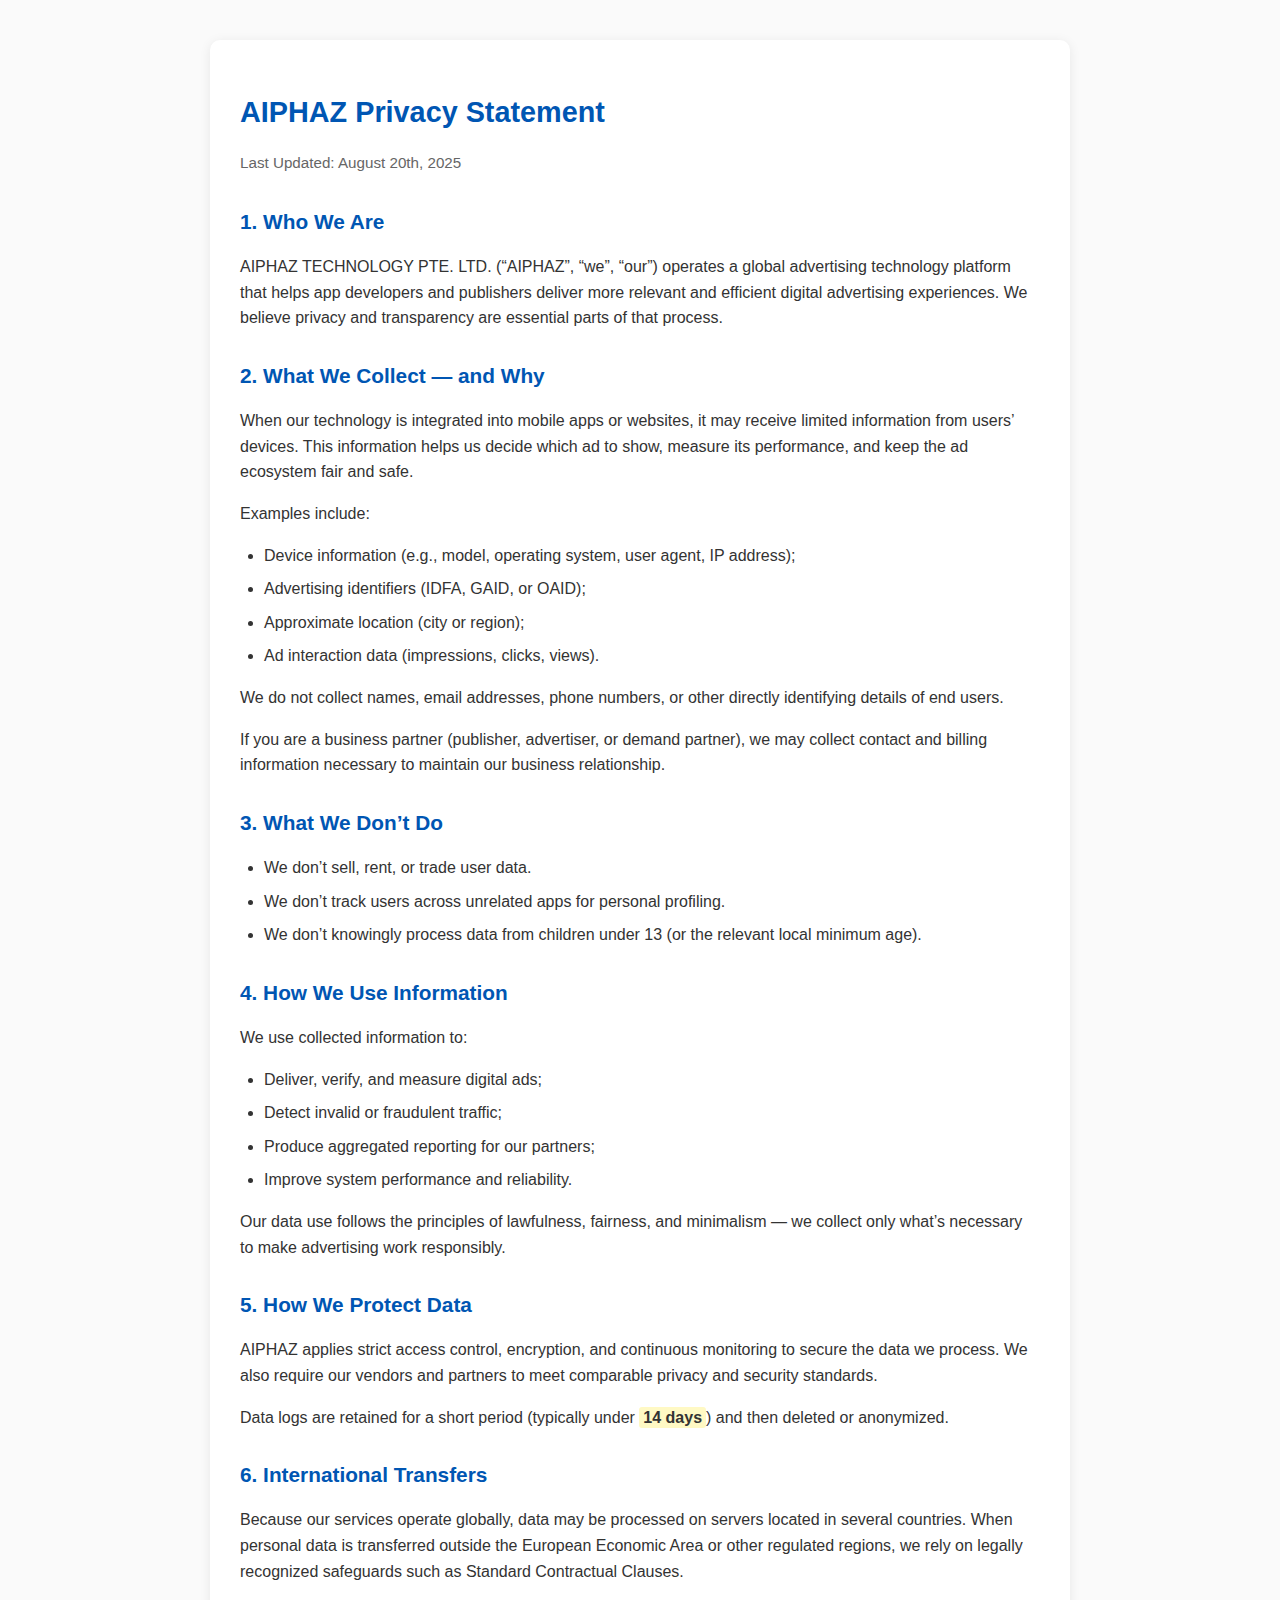
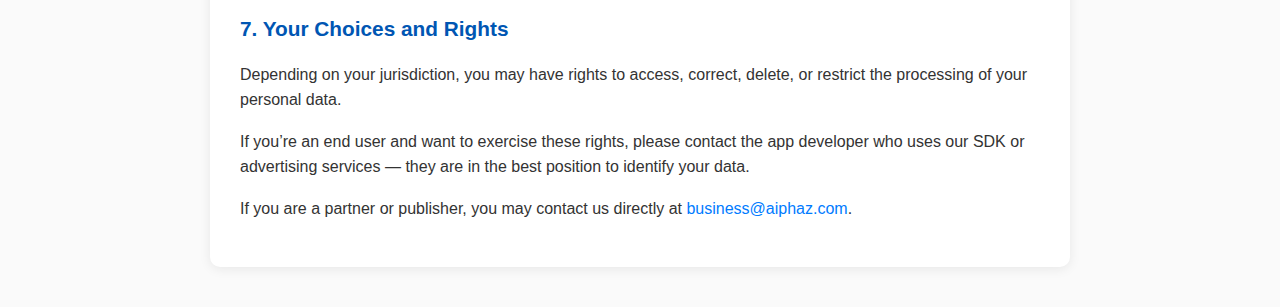
<file: privacy.html>
<!DOCTYPE html>
<html lang="en">
<head>
  <meta charset="UTF-8" />
  <meta name="viewport" content="width=device-width, initial-scale=1.0"/>
  <title>AIPHAZ Privacy Statement</title>
  <style>
    body {
      font-family: -apple-system, BlinkMacSystemFont, 'Segoe UI', Roboto, 'Helvetica Neue', Arial, sans-serif;
      background-color: #fafafa;
      color: #333;
      margin: 0;
      padding: 0;
      line-height: 1.6;
    }

    .container {
      max-width: 800px;
      margin: 40px auto;
      padding: 30px;
      background: white;
      border-radius: 10px;
      box-shadow: 0 2px 12px rgba(0, 0, 0, 0.08);
    }

    h1 {
      font-size: 1.8rem;
      margin-bottom: 10px;
      color: #0056b3;
    }

    .last-updated {
      font-size: 0.95rem;
      color: #666;
      margin-bottom: 30px;
    }

    h2 {
      font-size: 1.3rem;
      margin: 28px 0 14px;
      color: #0056b3;
    }

    p, ul {
      margin-bottom: 16px;
    }

    ul {
      padding-left: 24px;
    }

    li {
      margin-bottom: 8px;
    }

    a {
      color: #007bff;
      text-decoration: none;
    }

    a:hover {
      text-decoration: underline;
    }

    .highlight {
      background-color: #fff9c4;
      padding: 2px 4px;
      border-radius: 3px;
      font-weight: bold;
    }
  </style>
</head>
<body>
  <div class="container">
    <h1>AIPHAZ Privacy Statement</h1>
    <p class="last-updated">Last Updated: August 20th, 2025</p>

    <h2>1. Who We Are</h2>
    <p>
      AIPHAZ TECHNOLOGY PTE. LTD. (“AIPHAZ”, “we”, “our”) operates a global advertising technology platform that helps app developers and publishers deliver more relevant and efficient digital advertising experiences. We believe privacy and transparency are essential parts of that process.
    </p>

    <h2>2. What We Collect — and Why</h2>
    <p>
      When our technology is integrated into mobile apps or websites, it may receive limited information from users’ devices. This information helps us decide which ad to show, measure its performance, and keep the ad ecosystem fair and safe.
    </p>
    <p>Examples include:</p>
    <ul>
      <li>Device information (e.g., model, operating system, user agent, IP address);</li>
      <li>Advertising identifiers (IDFA, GAID, or OAID);</li>
      <li>Approximate location (city or region);</li>
      <li>Ad interaction data (impressions, clicks, views).</li>
    </ul>
    <p>
      We do not collect names, email addresses, phone numbers, or other directly identifying details of end users.
    </p>
    <p>
      If you are a business partner (publisher, advertiser, or demand partner), we may collect contact and billing information necessary to maintain our business relationship.
    </p>

    <h2>3. What We Don’t Do</h2>
    <ul>
      <li>We don’t sell, rent, or trade user data.</li>
      <li>We don’t track users across unrelated apps for personal profiling.</li>
      <li>We don’t knowingly process data from children under 13 (or the relevant local minimum age).</li>
    </ul>

    <h2>4. How We Use Information</h2>
    <p>We use collected information to:</p>
    <ul>
      <li>Deliver, verify, and measure digital ads;</li>
      <li>Detect invalid or fraudulent traffic;</li>
      <li>Produce aggregated reporting for our partners;</li>
      <li>Improve system performance and reliability.</li>
    </ul>
    <p>
      Our data use follows the principles of lawfulness, fairness, and minimalism — we collect only what’s necessary to make advertising work responsibly.
    </p>

    <h2>5. How We Protect Data</h2>
    <p>
      AIPHAZ applies strict access control, encryption, and continuous monitoring to secure the data we process. We also require our vendors and partners to meet comparable privacy and security standards.
    </p>
    <p>
      Data logs are retained for a short period (typically under <span class="highlight">14 days</span>) and then deleted or anonymized.
    </p>

    <h2>6. International Transfers</h2>
    <p>
      Because our services operate globally, data may be processed on servers located in several countries. When personal data is transferred outside the European Economic Area or other regulated regions, we rely on legally recognized safeguards such as Standard Contractual Clauses.
    </p>

    <h2>7. Your Choices and Rights</h2>
    <p>
      Depending on your jurisdiction, you may have rights to access, correct, delete, or restrict the processing of your personal data.
    </p>
    <p>
      If you’re an end user and want to exercise these rights, please contact the app developer who uses our SDK or advertising services — they are in the best position to identify your data.
    </p>
    <p>
      If you are a partner or publisher, you may contact us directly at <a href="mailto:business@aiphaz.com">business@aiphaz.com</a>.
    </p>
  </div>
</body>
</html>
</file>
